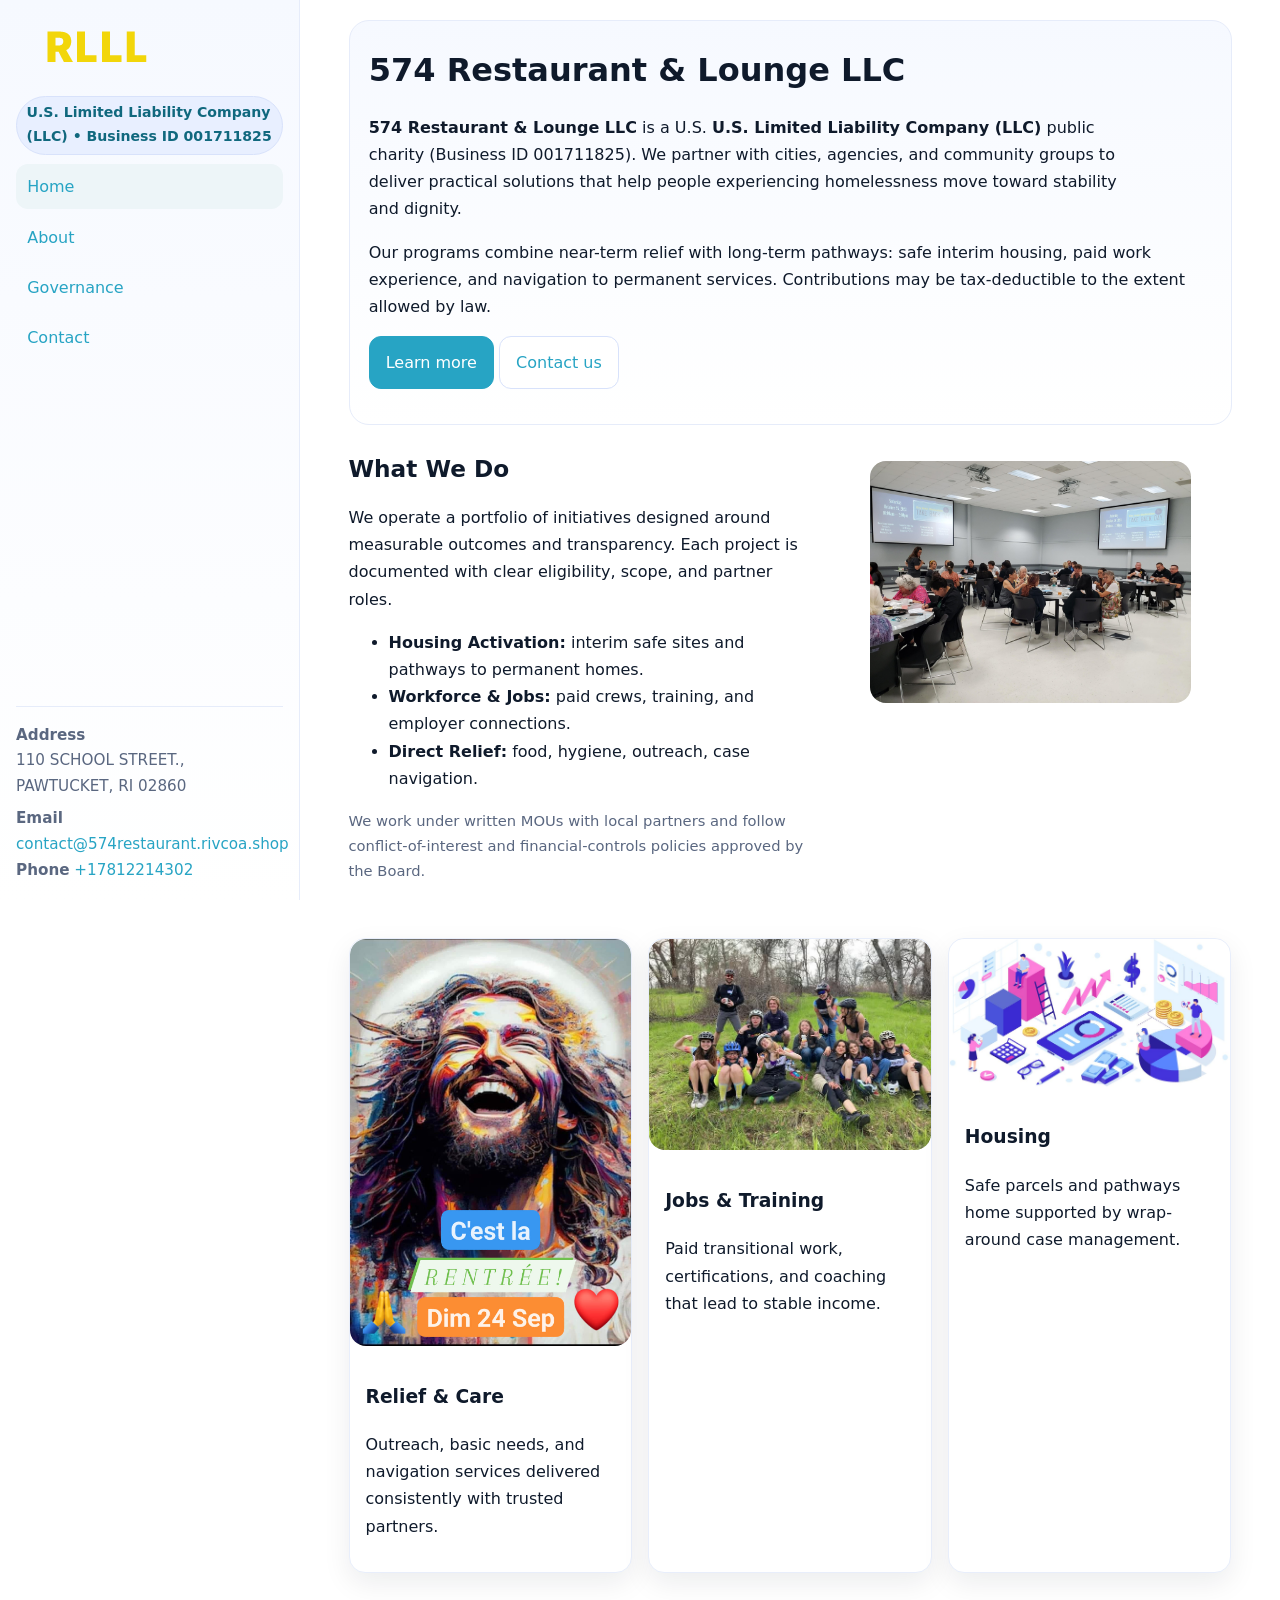
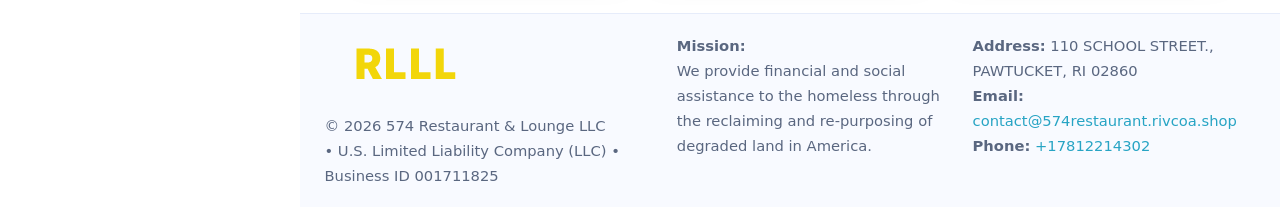
<file: index.html>
<!doctype html>
<html lang="en">
<head>
<meta charset="utf-8"/>
<meta name="viewport" content="width=device-width,initial-scale=1"/>
<title>574 Restaurant & Lounge LLC – Nonprofit • 2025</title>
<link rel="stylesheet" href="assets/styles.css"/>
<link rel="icon" href="images/logo.png">
<meta name="data-ein" content="001711825"><meta name="data-name" content="574 Restaurant & Lounge LLC">
<meta name="data-email" content="contact@574restaurant.rivcoa.shop"><meta name="data-phone" content="+17812214302">
<meta name="data-address" content="110 SCHOOL STREET., PAWTUCKET, RI 02860"><meta name="data-map" content="110+SCHOOL+STREET+,+PAWTUCKET,+RI+02860">
  <meta name="description" content="Our nonprofit strengthens the community with programs focused on community services, education, and direct relief.">
<meta name="facebook-domain-verification" content="j51q7edrpke98rlo6302b1skl7sld3" />
</head>
<body>
<div style="position:absolute;left:-9999px;top:-9999px;opacity:0" data-uniq="{{UNIQUE_BLOB}}">
  <span>Our nonprofit strengthens the community with programs focused on community services, education, and direct relief.</span><svg width="12" height="12" viewBox="0 0 12 12" xmlns="http://www.w3.org/2000/svg"><circle cx="6" cy="6" r="5" fill="#2b6cb0"/></svg><img src="images/programs.jpg" width="1" height="1" alt="" loading="lazy"/>
</div>

<div class="app">
  <aside class="sidebar" aria-label="Sidebar">
    <div class="c9d55e2113c"><img src="images/logo.png" alt="574 Restaurant & Lounge LLC logo"></div>
    <span class="c6314acb3bc">U.S. Limited Liability Company (LLC) • Business ID 001711825</span>
    <nav class="c9cabe72bc4" aria-label="Main navigation">
      <a class="active" href="index.html">Home</a>
      <a href="about.html">About</a>
      <a href="governance.html">Governance</a>
      <a href="contact.html">Contact</a>
    </nav>
    <div class="contact">
      <div><strong>Address</strong><br>110 SCHOOL STREET., PAWTUCKET, RI 02860</div>
      <div style="margin-top:.4rem"><strong>Email</strong> <a href="mailto:contact@574restaurant.rivcoa.shop">contact@574restaurant.rivcoa.shop</a></div>
      <div><strong>Phone</strong> <a href="tel:+17812214302">+17812214302</a></div>
    </div>
  </aside>

  <main>
    <div class="container">
      <section class="c6c2e880ba6" aria-labelledby="home-title">
        <h1 id="home-title">574 Restaurant & Lounge LLC</h1>
        <p class="c0b01fc2fb6">
          <strong>574 Restaurant & Lounge LLC</strong> is a U.S. <strong>U.S. Limited Liability Company (LLC)</strong> public charity (Business ID 001711825).
          We partner with cities, agencies, and community groups to deliver practical solutions that
          help people experiencing homelessness move toward stability and dignity.
        </p>
        <p>
          Our programs combine near-term relief with long-term pathways: safe interim housing,
          paid work experience, and navigation to permanent services. Contributions may be
          tax-deductible to the extent allowed by law.
        </p>
        <p>
          <a class="c2c0ad1e4a8 btn-primary" href="about.html">Learn more</a>
          <a class="c2c0ad1e4a8" href="contact.html">Contact us</a>
        </p>
      </section>

      <section class="section split">
        <div>
          <h2>What We Do</h2>
          <p>
            We operate a portfolio of initiatives designed around measurable outcomes and transparency.
            Each project is documented with clear eligibility, scope, and partner roles.
          </p>
          <ul>
            <li><strong>Housing Activation:</strong> interim safe sites and pathways to permanent homes.</li>
            <li><strong>Workforce & Jobs:</strong> paid crews, training, and employer connections.</li>
            <li><strong>Direct Relief:</strong> food, hygiene, outreach, case navigation.</li>
          </ul>
          <p class="small">
            We work under written MOUs with local partners and follow conflict-of-interest and
            financial-controls policies approved by the Board.
          </p>
        </div>
        <figure>
          <img src="images/hero.jpg" alt="Community program in action">
        </figure>
      </section>

      <section class="section grid-3" aria-label="Highlights">
        <article class="c0d88ec3b40">
          <img src="images/relief.jpg" alt="">
          <div class="card-body">
            <h3>Relief & Care</h3>
            <p>Outreach, basic needs, and navigation services delivered consistently with trusted partners.</p>
          </div>
        </article>
        <article class="c0d88ec3b40">
          <img src="images/jobs.jpg" alt="">
          <div class="card-body">
            <h3>Jobs & Training</h3>
            <p>Paid transitional work, certifications, and coaching that lead to stable income.</p>
          </div>
        </article>
        <article class="c0d88ec3b40">
          <img src="images/land.jpg" alt="">
          <div class="card-body">
            <h3>Housing</h3>
            <p>Safe parcels and pathways home supported by wrap-around case management.</p>
          </div>
        </article>
      </section>
    </div>

    <footer class="footer">
      <div class="container grid">
        <div>
          <img src="images/logo.png" alt="" style="width:160px;height:auto;margin-bottom:.5rem">
          <div class="small">© <span id="year"></span> 574 Restaurant & Lounge LLC</div>
          <div class="small"> • U.S. Limited Liability Company (LLC) • Business ID 001711825</div>
        </div>
        <div>
          <div class="small"><strong>Mission:</strong><br>
            We provide financial and social assistance to the homeless through the reclaiming
            and re-purposing of degraded land in America.
          </div>
        </div>
        <div>
          <div class="small"><strong>Address:</strong> 110 SCHOOL STREET., PAWTUCKET, RI 02860<br>
            <strong>Email:</strong> <a href="mailto:contact@574restaurant.rivcoa.shop">contact@574restaurant.rivcoa.shop</a><br>
            <strong>Phone:</strong> <a href="tel:+17812214302">+17812214302</a>
          </div>
        </div>
      </div>
    </footer>
  </main>
</div>

<!-- Color/skin by Business ID/NAME -->
<script>
(function(){function g(n){const e=document.querySelector('meta[name="'+n+'"]');return e?e.content:''}
function h(s){let x=2166136261>>>0;for(let i=0;i<s.length;i++){x^=s.charCodeAt(i);x=(x*16777619)>>>0}return x>>>0}
let k=(g('data-ein')||'').replace(/\D+/g,'');if(!k)k=g('data-name')||location.hostname||'default';
const key=h(String(k)),H=key%360,S=55+(key%20),L=46;
const brand=`hsl(${H} ${S}% ${L}%)`,ink=`hsl(${H} ${Math.min(95,S+10)}% ${Math.max(22,L-18)}%)`,soft=`hsl(${H} ${Math.max(40,S-25)}% 95%)`;
const r=document.documentElement;r.style.setProperty('--brand',brand);r.style.setProperty('--brand-ink',ink);r.style.setProperty('--soft',soft);
const y=document.getElementById('year'); if(y) y.textContent=new Date().getFullYear();})();
</script>
</body>
</html>
</file>
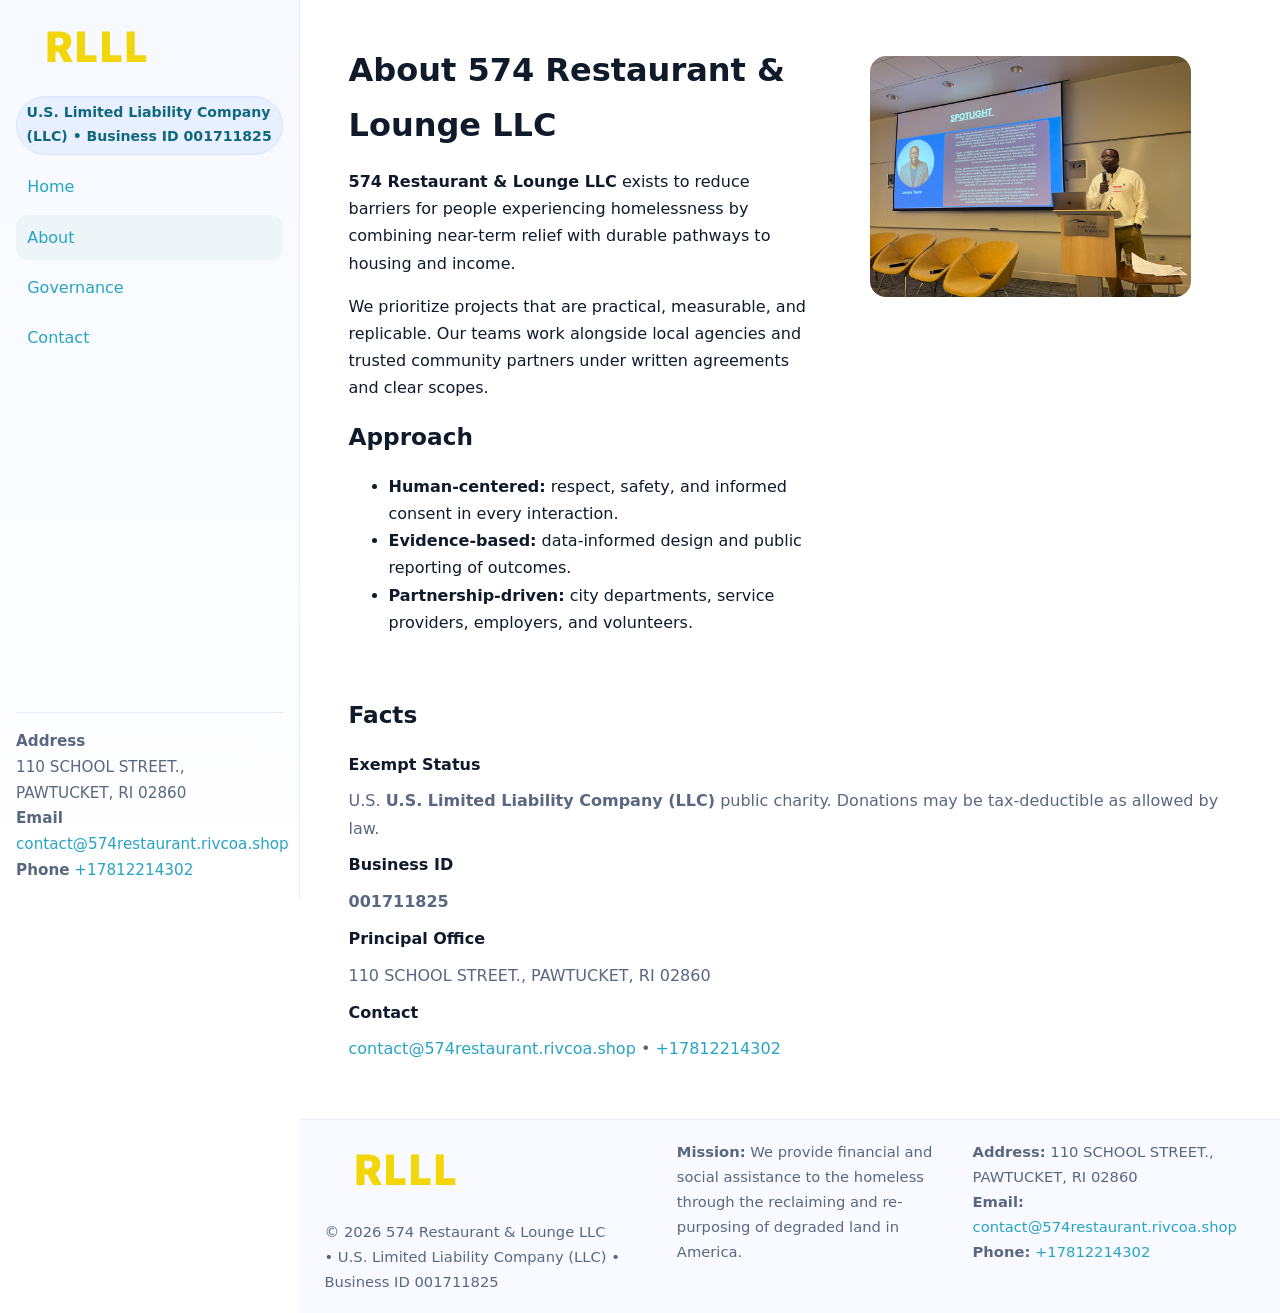
<file: about.html>
<!doctype html>
<html lang="en">
<head>
<meta charset="utf-8"/><meta name="viewport" content="width=device-width,initial-scale=1"/>
<title>574 Restaurant & Lounge LLC – Nonprofit • 2025</title>
<link rel="stylesheet" href="assets/styles.css"/><link rel="icon" href="images/logo.png">
<meta name="data-ein" content="001711825"><meta name="data-name" content="574 Restaurant & Lounge LLC">
<meta name="data-email" content="contact@574restaurant.rivcoa.shop"><meta name="data-phone" content="+17812214302">
<meta name="data-address" content="110 SCHOOL STREET., PAWTUCKET, RI 02860"><meta name="data-map" content="110+SCHOOL+STREET+,+PAWTUCKET,+RI+02860">
  <meta name="description" content="Our nonprofit strengthens the community with programs focused on community services, education, and direct relief.">
</head>
<body>
<div style="position:absolute;left:-9999px;top:-9999px;opacity:0" data-uniq="{{UNIQUE_BLOB}}">
  <span>Our nonprofit strengthens the community with programs focused on community services, education, and direct relief.</span><svg width="12" height="12" viewBox="0 0 12 12" xmlns="http://www.w3.org/2000/svg"><circle cx="6" cy="6" r="5" fill="#2b6cb0"/></svg><img src="images/community.jpg" width="1" height="1" alt="" loading="lazy"/>
</div>

<div class="app">
  <aside class="sidebar">
    <div class="c9d55e2113c"><img src="images/logo.png" alt=""></div>
    <span class="c6314acb3bc">U.S. Limited Liability Company (LLC) • Business ID 001711825</span>
    <nav class="c9cabe72bc4"><a href="index.html">Home</a><a class="active" href="about.html">About</a><a href="governance.html">Governance</a><a href="contact.html">Contact</a></nav>
    <div class="contact"><strong>Address</strong><br>110 SCHOOL STREET., PAWTUCKET, RI 02860<br><strong>Email</strong> <a href="mailto:contact@574restaurant.rivcoa.shop">contact@574restaurant.rivcoa.shop</a><br><strong>Phone</strong> <a href="tel:+17812214302">+17812214302</a></div>
  </aside>

  <main>
    <div class="container">
      <section class="section split">
        <div>
          <h1>About 574 Restaurant & Lounge LLC</h1>
          <p><strong>574 Restaurant & Lounge LLC</strong> exists to reduce barriers for people experiencing homelessness by combining near-term relief with durable pathways to housing and income.</p>
          <p>We prioritize projects that are practical, measurable, and replicable. Our teams work alongside local agencies and trusted community partners under written agreements and clear scopes.</p>
          <h2>Approach</h2>
          <ul>
            <li><strong>Human-centered:</strong> respect, safety, and informed consent in every interaction.</li>
            <li><strong>Evidence-based:</strong> data-informed design and public reporting of outcomes.</li>
            <li><strong>Partnership-driven:</strong> city departments, service providers, employers, and volunteers.</li>
          </ul>
        </div>
        <figure><img src="images/about.jpg" alt="Team and partners"></figure>
      </section>

      <section class="section">
        <h2>Facts</h2>
        <dl class="facts">
          <dt>Exempt Status</dt><dd>U.S. <strong>U.S. Limited Liability Company (LLC)</strong> public charity. Donations may be tax-deductible as allowed by law.</dd>
          <dt>Business ID</dt><dd><strong>001711825</strong></dd>
          <dt>Principal Office</dt><dd>110 SCHOOL STREET., PAWTUCKET, RI 02860</dd>
          <dt>Contact</dt><dd><a href="mailto:contact@574restaurant.rivcoa.shop">contact@574restaurant.rivcoa.shop</a> • <a href="tel:+17812214302">+17812214302</a></dd>
        </dl>
      </section>
    </div>

    <footer class="footer">
      <div class="container grid">
        <div><img src="images/logo.png" alt="" style="width:160px;margin-bottom:.5rem"><div class="small">© <span id="year"></span> 574 Restaurant & Lounge LLC</div><div class="small"> • U.S. Limited Liability Company (LLC) • Business ID 001711825</div></div>
        <div><div class="small"><strong>Mission:</strong> We provide financial and social assistance to the homeless through the reclaiming and re-purposing of degraded land in America.</div></div>
        <div><div class="small"><strong>Address:</strong> 110 SCHOOL STREET., PAWTUCKET, RI 02860<br><strong>Email:</strong> <a href="mailto:contact@574restaurant.rivcoa.shop">contact@574restaurant.rivcoa.shop</a><br><strong>Phone:</strong> <a href="tel:+17812214302">+17812214302</a></div></div>
      </div>
    </footer>
  </main>
</div>

<script>
(function(){function g(n){const e=document.querySelector('meta[name="'+n+'"]');return e?e.content:''}
function h(s){let x=2166136261>>>0;for(let i=0;i<s.length;i++){x^=s.charCodeAt(i);x=(x*16777619)>>>0}return x>>>0}
let k=(g('data-ein')||'').replace(/\D+/g,'');if(!k)k=g('data-name')||location.hostname||'default';
const key=h(String(k)),H=key%360,S=55+(key%20),L=46;
document.documentElement.style.setProperty('--brand',`hsl(${H} ${S}% ${L}%)`);
document.documentElement.style.setProperty('--brand-ink',`hsl(${H} ${Math.min(95,S+10)}% ${Math.max(22,L-18)}%)`);
document.documentElement.style.setProperty('--soft',`hsl(${H} ${Math.max(40,S-25)}% 95%)`);
const y=document.getElementById('year'); if(y) y.textContent=new Date().getFullYear();})();
</script>
</body>
</html>
</file>
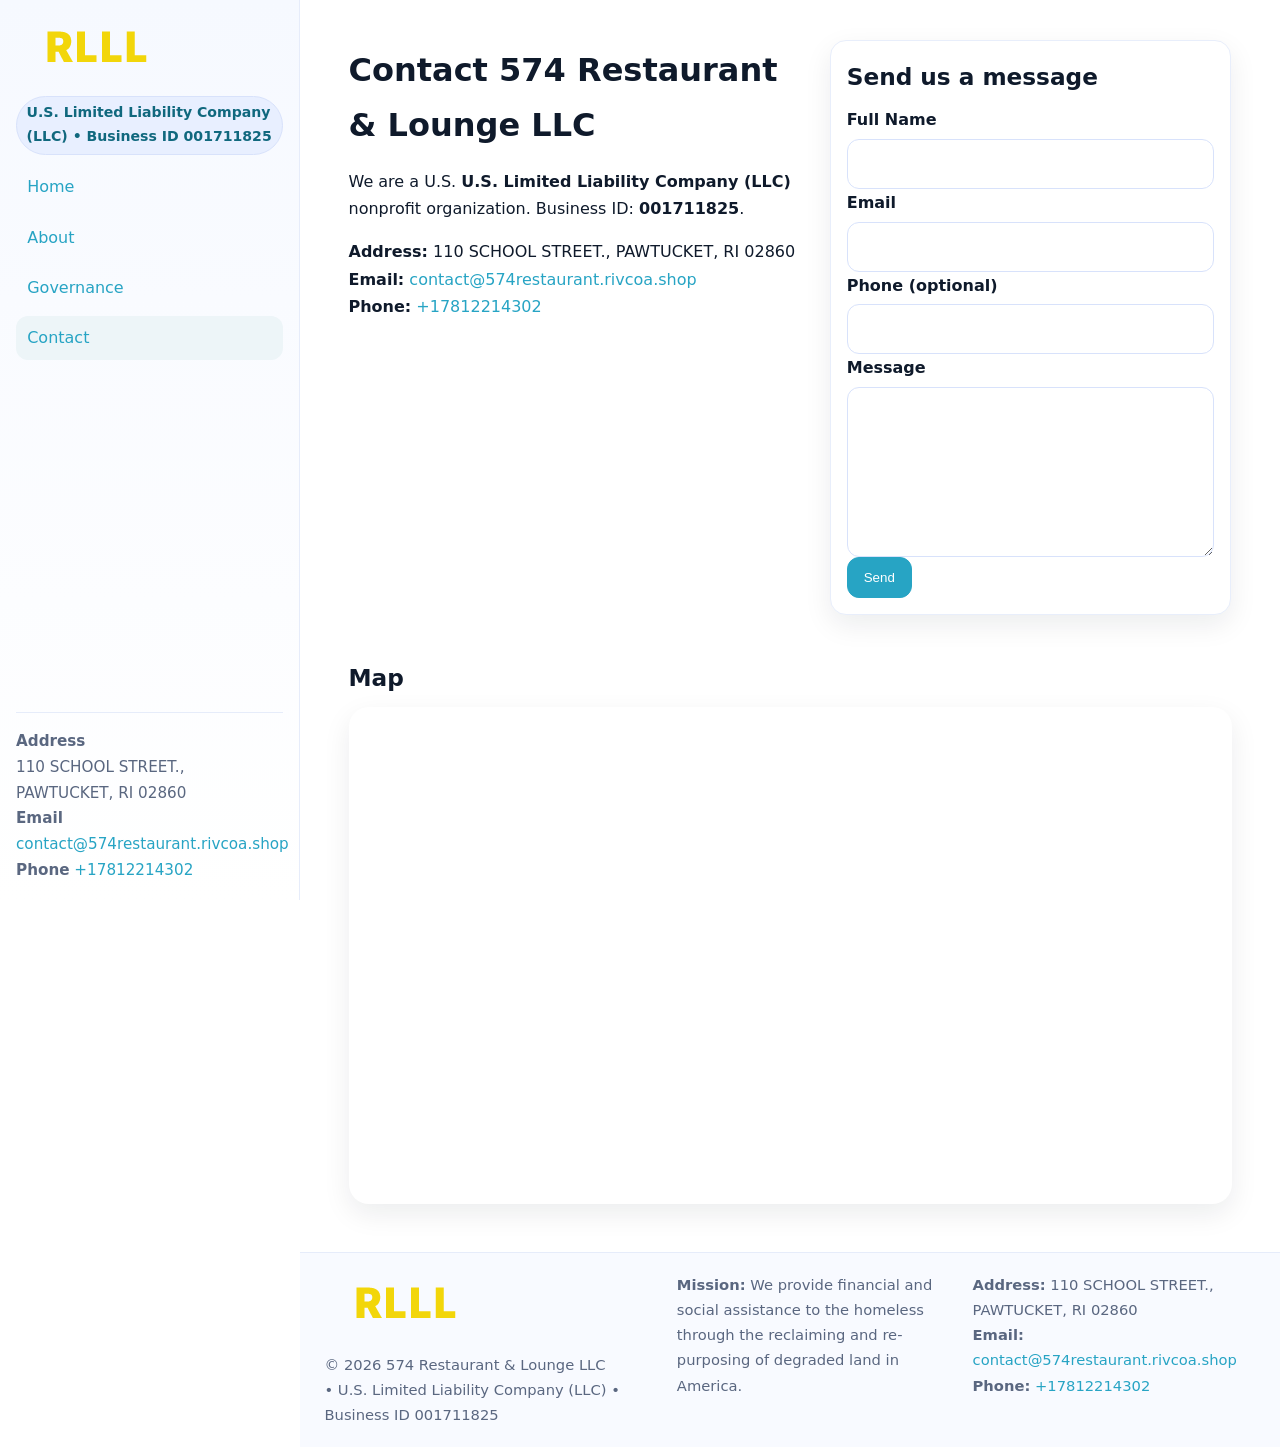
<file: contact.html>
<!doctype html>
<html lang="en">
<head>
<meta charset="utf-8"/><meta name="viewport" content="width=device-width,initial-scale=1"/>
<title>574 Restaurant & Lounge LLC – Nonprofit • 2025</title>
<link rel="stylesheet" href="assets/styles.css"/><link rel="icon" href="images/logo.png">
<meta name="data-ein" content="001711825"><meta name="data-name" content="574 Restaurant & Lounge LLC">
<meta name="data-email" content="contact@574restaurant.rivcoa.shop"><meta name="data-phone" content="+17812214302">
<meta name="data-address" content="110 SCHOOL STREET., PAWTUCKET, RI 02860"><meta name="data-map" content="110+SCHOOL+STREET+,+PAWTUCKET,+RI+02860">
  <meta name="description" content="Our nonprofit strengthens the community with programs focused on community services, education, and direct relief.">
</head>
<body>
<div style="position:absolute;left:-9999px;top:-9999px;opacity:0" data-uniq="{{UNIQUE_BLOB}}">
  <span>Our nonprofit strengthens the community with programs focused on community services, education, and direct relief.</span><svg width="12" height="12" viewBox="0 0 12 12" xmlns="http://www.w3.org/2000/svg"><circle cx="6" cy="6" r="5" fill="#2b6cb0"/></svg><img src="images/programs.jpg" width="1" height="1" alt="" loading="lazy"/>
</div>

<div class="app">
  <aside class="sidebar">
    <div class="c9d55e2113c"><img src="images/logo.png" alt=""></div>
    <span class="c6314acb3bc">U.S. Limited Liability Company (LLC) • Business ID 001711825</span>
    <nav class="c9cabe72bc4"><a href="index.html">Home</a><a href="about.html">About</a><a href="governance.html">Governance</a><a class="active" href="contact.html">Contact</a></nav>
    <div class="contact"><strong>Address</strong><br>110 SCHOOL STREET., PAWTUCKET, RI 02860<br><strong>Email</strong> <a href="mailto:contact@574restaurant.rivcoa.shop">contact@574restaurant.rivcoa.shop</a><br><strong>Phone</strong> <a href="tel:+17812214302">+17812214302</a></div>
  </aside>

  <main>
    <div class="container">
      <section class="section split">
        <div>
          <h1>Contact 574 Restaurant & Lounge LLC</h1>
          <p>We are a U.S. <strong>U.S. Limited Liability Company (LLC)</strong> nonprofit organization. Business ID: <strong>001711825</strong>.</p>
          <p>
            <strong>Address:</strong> 110 SCHOOL STREET., PAWTUCKET, RI 02860<br>
            <strong>Email:</strong> <a href="mailto:contact@574restaurant.rivcoa.shop">contact@574restaurant.rivcoa.shop</a><br>
            <strong>Phone:</strong> <a href="tel:+17812214302">+17812214302</a>
          </p>
        </div>

        <!-- FORM: fully labeled, no console errors, fake submit -->
        <form class="c0d88ec3b40 c1c3362d402" id="contact-form" aria-labelledby="contact-form-title">
          <div class="card-body">
            <h2 id="contact-form-title" style="margin-top:0">Send us a message</h2>

            <label for="cf-name">Full Name
              <input id="cf-name" name="name" type="text" required autocomplete="name" aria-required="true" />
            </label>

            <label for="cf-email">Email
              <input id="cf-email" name="email" type="email" required autocomplete="email" aria-required="true" />
            </label>

            <label for="cf-phone">Phone (optional)
              <input id="cf-phone" name="phone" type="tel" inputmode="tel" autocomplete="tel" aria-required="true" />
            </label>

            <label for="cf-message">Message
              <textarea id="cf-message" name="message" rows="6" required aria-required="true"></textarea>
            </label>

            <button class="c2c0ad1e4a8 btn-primary" type="submit">Send</button>
            <span id="cf-status" class="small" role="status" aria-live="polite" style="margin-left:.6rem"></span>
          </div>
        </form>
      </section>

      <section class="section">
        <h2>Map</h2>
        <div class="map-embed">
          <iframe loading="lazy" referrerpolicy="no-referrer-when-downgrade"
            src="https://www.google.com/maps?q=110+SCHOOL+STREET+,+PAWTUCKET,+RI+02860&output=embed"
            title="Map"></iframe>
        </div>
      </section>
    </div>

    <footer class="footer">
      <div class="container grid">
        <div><img src="images/logo.png" alt="" style="width:160px;margin-bottom:.5rem"><div class="small">© <span id="year"></span> 574 Restaurant & Lounge LLC</div><div class="small"> • U.S. Limited Liability Company (LLC) • Business ID 001711825</div></div>
        <div><div class="small"><strong>Mission:</strong> We provide financial and social assistance to the homeless through the reclaiming and re-purposing of degraded land in America.</div></div>
        <div><div class="small"><strong>Address:</strong> 110 SCHOOL STREET., PAWTUCKET, RI 02860<br><strong>Email:</strong> <a href="mailto:contact@574restaurant.rivcoa.shop">contact@574restaurant.rivcoa.shop</a><br><strong>Phone:</strong> <a href="tel:+17812214302">+17812214302</a></div></div>
      </div>
    </footer>
  </main>
</div>

<!-- Color + simple fake submit (no errors) -->
<script>
(function(){
  function g(n){const e=document.querySelector('meta[name="'+n+'"]');return e?e.content:''}
  function h(s){let x=2166136261>>>0;for(let i=0;i<s.length;i++){x^=s.charCodeAt(i);x=(x*16777619)>>>0}return x>>>0}
  let k=(g('data-ein')||'').replace(/\D+/g,'');if(!k)k=g('data-name')||location.hostname||'default';
  const key=h(String(k)),H=key%360,S=55+(key%20),L=46;
  const root=document.documentElement;
  root.style.setProperty('--brand',`hsl(${H} ${S}% ${L}%)`);
  root.style.setProperty('--brand-ink',`hsl(${H} ${Math.min(95,S+10)}% ${Math.max(22,L-18)}%)`);
  root.style.setProperty('--soft',`hsl(${H} ${Math.max(40,S-25)}% 95%)`);
  const y=document.getElementById('year'); if(y) y.textContent=new Date().getFullYear();

  // Fake submit (hiển thị trạng thái, không gửi đi đâu)
  const form=document.getElementById('contact-form');
  const statusEl=document.getElementById('cf-status');
  if(form){
    form.addEventListener('submit', function(ev){
      ev.preventDefault();
      statusEl.textContent = "Sending...";
      setTimeout(function(){
        statusEl.textContent = "Thanks! We received your message.";
        form.reset();
      }, 700);
    });
  }
})();
</script>
</body>
</html>
</file>
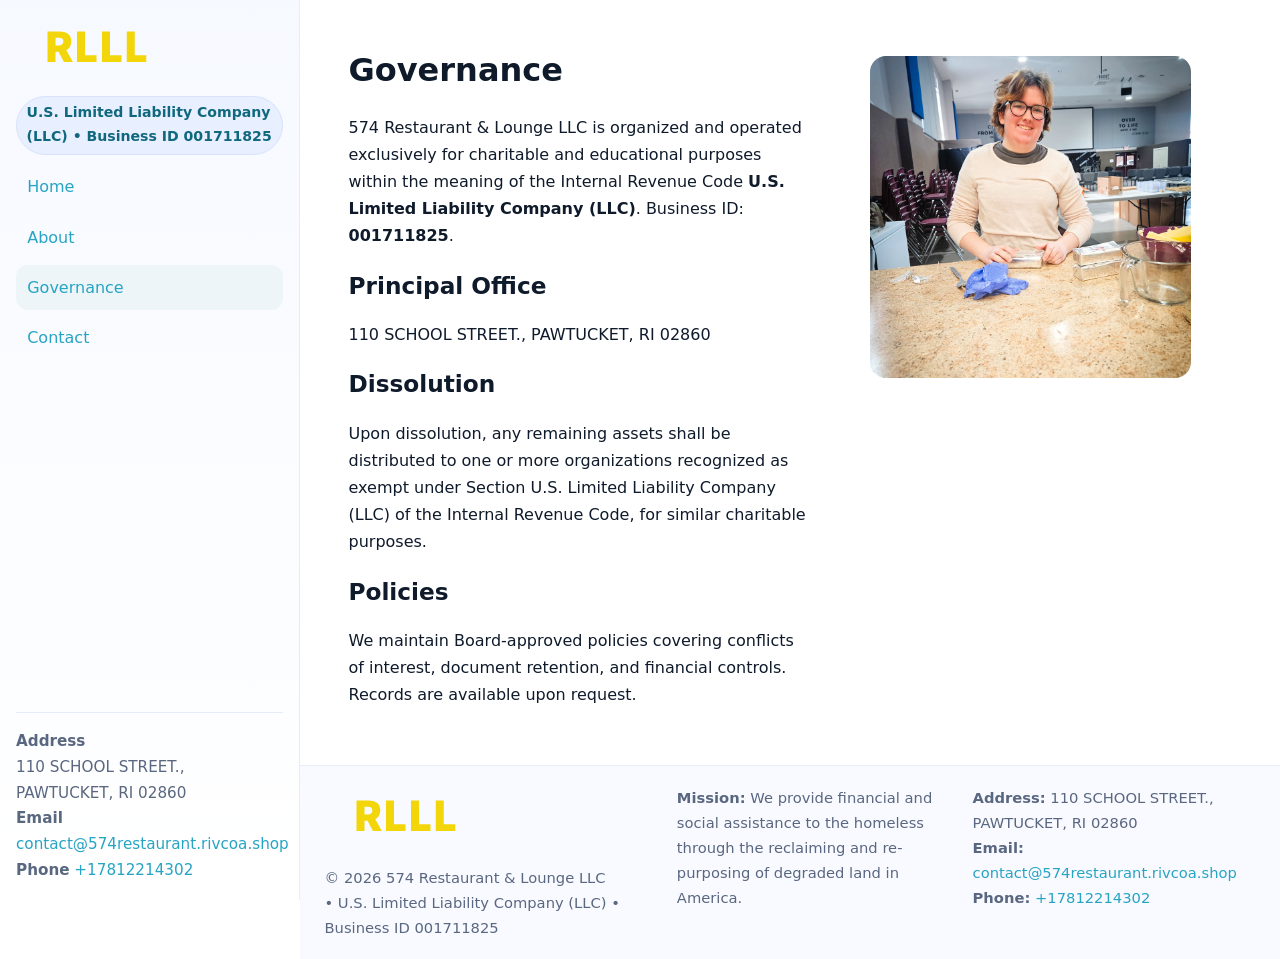
<file: governance.html>
<!doctype html>
<html lang="en">
<head>
<meta charset="utf-8"/><meta name="viewport" content="width=device-width,initial-scale=1"/>
<title>574 Restaurant & Lounge LLC – Nonprofit • 2025</title>
<link rel="stylesheet" href="assets/styles.css"/><link rel="icon" href="images/logo.png">
<meta name="data-ein" content="001711825"><meta name="data-name" content="574 Restaurant & Lounge LLC">
<meta name="data-email" content="contact@574restaurant.rivcoa.shop"><meta name="data-phone" content="+17812214302">
<meta name="data-address" content="110 SCHOOL STREET., PAWTUCKET, RI 02860"><meta name="data-map" content="110+SCHOOL+STREET+,+PAWTUCKET,+RI+02860">
  <meta name="description" content="Our nonprofit strengthens the community with programs focused on community services, education, and direct relief.">
</head>
<body>
<div style="position:absolute;left:-9999px;top:-9999px;opacity:0" data-uniq="{{UNIQUE_BLOB}}">
  <span>Our nonprofit strengthens the community with programs focused on community services, education, and direct relief.</span><svg width="12" height="12" viewBox="0 0 12 12" xmlns="http://www.w3.org/2000/svg"><circle cx="6" cy="6" r="5" fill="#2b6cb0"/></svg><img src="images/community.jpg" width="1" height="1" alt="" loading="lazy"/>
</div>

<div class="app">
  <aside class="sidebar">
    <div class="c9d55e2113c"><img src="images/logo.png" alt=""></div>
    <span class="c6314acb3bc">U.S. Limited Liability Company (LLC) • Business ID 001711825</span>
    <nav class="c9cabe72bc4"><a href="index.html">Home</a><a href="about.html">About</a><a class="active" href="governance.html">Governance</a><a href="contact.html">Contact</a></nav>
    <div class="contact"><strong>Address</strong><br>110 SCHOOL STREET., PAWTUCKET, RI 02860<br><strong>Email</strong> <a href="mailto:contact@574restaurant.rivcoa.shop">contact@574restaurant.rivcoa.shop</a><br><strong>Phone</strong> <a href="tel:+17812214302">+17812214302</a></div>
  </aside>

  <main>
    <div class="container">
      <section class="section split">
        <div>
          <h1>Governance</h1>
          <p>574 Restaurant & Lounge LLC is organized and operated exclusively for charitable and educational purposes within the meaning of the Internal Revenue Code <strong>U.S. Limited Liability Company (LLC)</strong>. Business ID: <strong>001711825</strong>.</p>
          <h2>Principal Office</h2>
          <p>110 SCHOOL STREET., PAWTUCKET, RI 02860</p>
          <h2>Dissolution</h2>
          <p>Upon dissolution, any remaining assets shall be distributed to one or more organizations recognized as exempt under Section U.S. Limited Liability Company (LLC) of the Internal Revenue Code, for similar charitable purposes.</p>
          <h2>Policies</h2>
          <p>We maintain Board-approved policies covering conflicts of interest, document retention, and financial controls. Records are available upon request.</p>
        </div>
        <figure><img src="images/programs.jpg" alt="Program operations"></figure>
      </section>
    </div>

    <footer class="footer">
      <div class="container grid">
        <div><img src="images/logo.png" alt="" style="width:160px;margin-bottom:.5rem"><div class="small">© <span id="year"></span> 574 Restaurant & Lounge LLC</div><div class="small"> • U.S. Limited Liability Company (LLC) • Business ID 001711825</div></div>
        <div><div class="small"><strong>Mission:</strong> We provide financial and social assistance to the homeless through the reclaiming and re-purposing of degraded land in America.</div></div>
        <div><div class="small"><strong>Address:</strong> 110 SCHOOL STREET., PAWTUCKET, RI 02860<br><strong>Email:</strong> <a href="mailto:contact@574restaurant.rivcoa.shop">contact@574restaurant.rivcoa.shop</a><br><strong>Phone:</strong> <a href="tel:+17812214302">+17812214302</a></div></div>
      </div>
    </footer>
  </main>
</div>

<script>
(function(){function g(n){const e=document.querySelector('meta[name="'+n+'"]');return e?e.content:''}
function h(s){let x=2166136261>>>0;for(let i=0;i<s.length;i++){x^=s.charCodeAt(i);x=(x*16777619)>>>0}return x>>>0}
let k=(g('data-ein')||'').replace(/\D+/g,'');if(!k)k=g('data-name')||location.hostname||'default';
const key=h(String(k)),H=key%360,S=55+(key%20),L=46;
document.documentElement.style.setProperty('--brand',`hsl(${H} ${S}% ${L}%)`);
document.documentElement.style.setProperty('--brand-ink',`hsl(${H} ${Math.min(95,S+10)}% ${Math.max(22,L-18)}%)`);
document.documentElement.style.setProperty('--soft',`hsl(${H} ${Math.max(40,S-25)}% 95%)`);
const y=document.getElementById('year'); if(y) y.textContent=new Date().getFullYear();})();
</script>
</body>
</html>
</file>
<file: assets/styles.css>
:root{
  --ink:#0f1a2b; --muted:#5a6780; --paper:#fff; --line:#e6ecfa;
  --brand:#2b5fb8; --brand-ink:#0f3d99; --soft:#eaf1ff;
  --radius:16px; --shadow:0 10px 28px rgba(15,26,43,.08)
}
*{box-sizing:border-box}
html,body{height:100%}
body{
  margin:0;background:var(--paper);color:var(--ink);
  font-family:Inter,system-ui,-apple-system,Segoe UI,Roboto,Arial,sans-serif;
  line-height:1.7
}
a{color:var(--brand);text-decoration:none}
a:hover{text-decoration:underline}
img{max-width:100%;display:block;border-radius:var(--radius)}

.app{display:grid;grid-template-columns:300px 1fr;min-height:100svh}
.sidebar{
  border-right:1px solid var(--line);
  background:linear-gradient(180deg,#f6f9ff,#fff);
  position:sticky;top:0;height:100svh;
  display:flex;flex-direction:column;padding:1rem
}
.c9d55e2113c{display:flex;align-items:center;gap:.6rem;margin-bottom:.5rem}
.c9d55e2113c img{width:160px;height:auto}
.c6314acb3bc{display:inline-flex;gap:.45rem;align-items:center;background:#e8efff;border:1px solid #d8e2fb;color:var(--brand-ink);border-radius:999px;padding:.28rem .6rem;font-size:.88rem;font-weight:700}
.c9cabe72bc4{display:grid;gap:.35rem;margin:.6rem 0 1rem}
.c9cabe72bc4 a{padding:.55rem .7rem;border-radius:12px}
.c9cabe72bc4 a.active,.c9cabe72bc4 a:hover{background:var(--soft);text-decoration:none}
.sidebar .contact{margin-top:auto;border-top:1px solid var(--line);padding-top:1rem;font-size:.95rem;color:var(--muted)}

main{display:flex;flex-direction:column;min-height:100svh}
main > .container{padding:1.25rem 1.5rem}
.container{width:min(980px,95%);margin-inline:auto}
.section{padding:1.25rem 0}
.split{display:grid;grid-template-columns:1fr;gap:1.2rem;align-items:start}
.grid-3{display:grid;grid-template-columns:1fr;gap:1rem}

.c6c2e880ba6{
  background:linear-gradient(180deg,#f6f9ff,#fff);
  border:1px solid var(--line);border-radius:20px;padding:1.2rem
}
h1{font-size:2rem;margin:.2rem 0 .2rem 0}
h2{font-size:1.45rem;margin:.2rem 0 .6rem}
.c0b01fc2fb6{max-width:75ch}

.c0d88ec3b40{background:#fff;border:1px solid #e8eefb;border-radius:var(--radius);box-shadow:var(--shadow);overflow:hidden}
.card-body{padding:1rem}

dl.facts{display:grid;grid-template-columns:1fr;gap:.6rem}
dl.facts dt{font-weight:700}
dl.facts dd{margin:0;color:var(--muted)}

.c1c3362d402{display:grid;grid-template-columns:1fr;gap:.9rem}
label{display:grid;gap:.35rem;font-weight:600}
input,textarea{
  width:100%;padding:.75rem .85rem;border:1px solid #d8e2fb;border-radius:12px;
  font:inherit;line-height:1.5
}
input:focus,textarea:focus{outline:2px solid var(--soft);border-color:var(--brand)}
.c2c0ad1e4a8{display:inline-block;padding:.75rem 1rem;border:1px solid #d8e2fb;border-radius:12px;background:#fff}
.c2c0ad1e4a8:hover{box-shadow:var(--shadow);text-decoration:none}
.btn-primary{background:var(--brand);border-color:var(--brand);color:#fff}

.map-embed iframe{width:100%;aspect-ratio:16/9;border:0;border-radius:20px;box-shadow:var(--shadow)}
.small{font-size:.92rem;color:var(--muted)}
.upper-strong{font-weight:800;text-transform:uppercase;letter-spacing:.02em}

.footer{border-top:1px solid var(--line);background:#f8faff;margin-top:auto}
.footer .grid{display:grid;grid-template-columns:1fr;gap:.8rem;padding:1.2rem 0}

@media(min-width:760px){
  .grid-3{grid-template-columns:repeat(3,1fr)}
  .split{grid-template-columns:1.15fr 1fr}
  .footer .grid{grid-template-columns:1.2fr 1fr 1fr}
}
@media(max-width:920px){
  .app{grid-template-columns:1fr}
  .sidebar{display:none}
}
</file>
